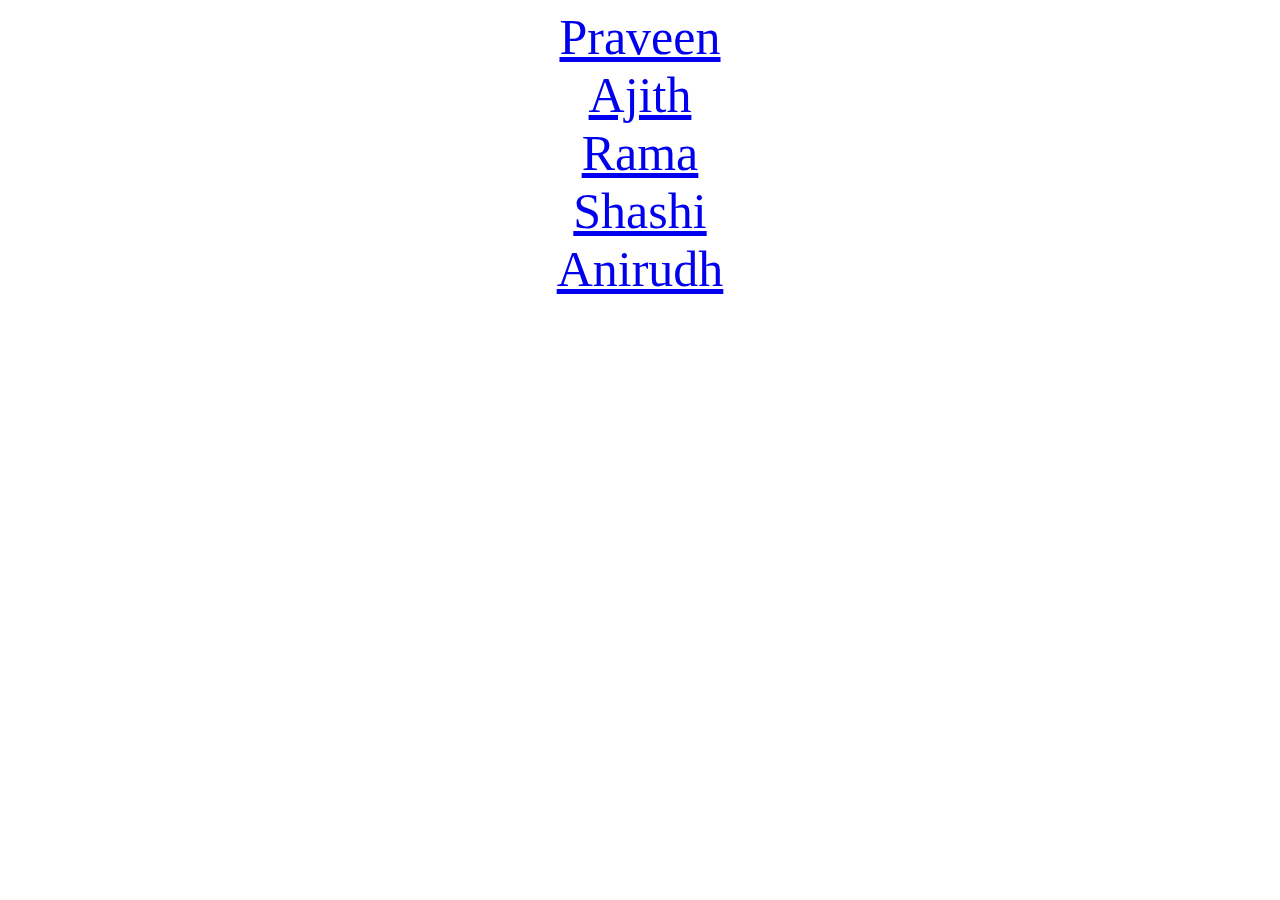
<file: client/debug.html>
<html>
    <head>
    <title>
    EV-IoT
    
    </title>
    
    </head>
    
    <body>
    
        <center><a style="font-size:50px" href="http://iot.kpraveen.in/api/Activities?filter=%7B%22order%22%3A%22time%20DESC%22%2C%20%22limit%22%3A100%2C%20%22where%22%3A%7B%22name%22%3A%22praveen%22%7D%7D" target="_blank">Praveen</a></center>
        <center><a style="font-size:50px" href="http://iot.kpraveen.in/api/Activities?filter=%7B%22order%22%3A%22time%20DESC%22%2C%20%22limit%22%3A100%2C%20%22where%22%3A%7B%22name%22%3A%22ajith%22%7D%7D" target="_blank">Ajith</a></center>
        <center><a style="font-size:50px" href="http://iot.kpraveen.in/api/Activities?filter=%7B%22order%22%3A%22time%20DESC%22%2C%20%22limit%22%3A100%2C%20%22where%22%3A%7B%22name%22%3A%22rama%22%7D%7D" target="_blank">Rama</a></center>
        <center><a style="font-size:50px" href="http://iot.kpraveen.in/api/Activities?filter=%7B%22order%22%3A%22time%20DESC%22%2C%20%22limit%22%3A100%2C%20%22where%22%3A%7B%22name%22%3A%22shashi%22%7D%7D" target="_blank">Shashi</a></center>
        <center><a style="font-size:50px" href="http://iot.kpraveen.in/api/Activities?filter=%7B%22order%22%3A%22time%20DESC%22%2C%20%22limit%22%3A100%2C%20%22where%22%3A%7B%22name%22%3A%22anirudh%22%7D%7D" target="_blank">Anirudh</a></center>
        
    </body>
    
    </html>
</file>
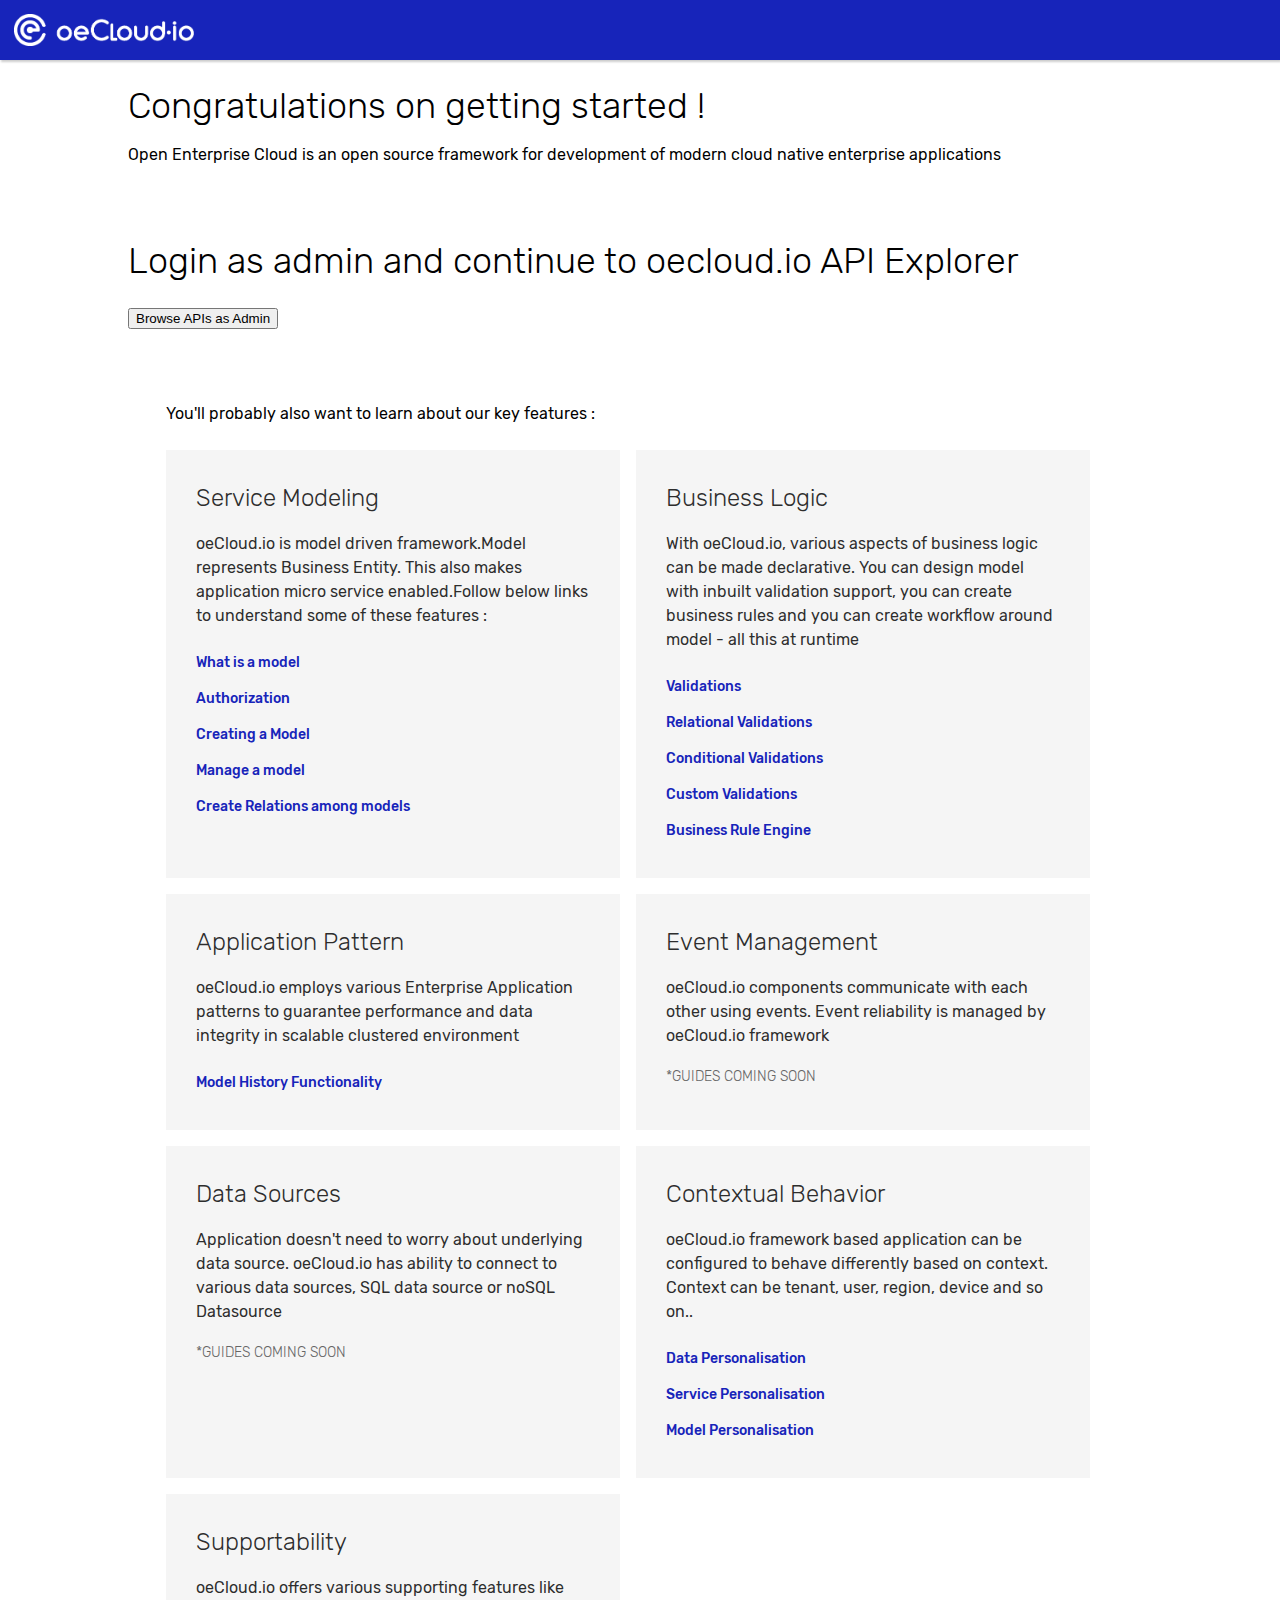
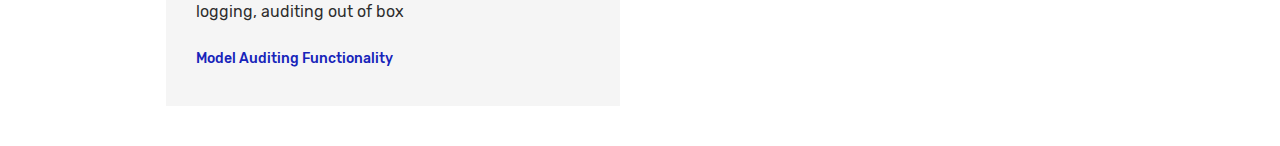
<file: client/index2.html>
<!DOCTYPE html>
<html lang="en">

<head>
    <meta charset="utf-8">
    <meta name="description" content="">
    <meta name="viewport" content="width=device-width, initial-scale=1">
    <title>oeCloud app</title>
    <script>
        function loginAndBrowse() {
            var loginFailedDivId = document.getElementById('login-failed-div');
            loginFailedDivId.style.display = "none";
            var oReq = new XMLHttpRequest();
            oReq.addEventListener("load", function (event) {
                var response = (event.target.response);
                response = JSON.parse(response);
                if (response && response.access_token) {
                    localStorage.swagger_accessToken = response.access_token;
                    window.location.href = "/explorer";
                } else {
                    loginFailedDivId.style.display = "block";
                }
            });
            oReq.open("POST", "/auth/local");
            oReq.setRequestHeader("Content-type", "application/json");
            var payload = {
                "username": "admin",
                "password": "admin"
            };
            oReq.send(JSON.stringify(payload));
        }
    </script>
    <link rel="icon" href="favicon.ico">
        <style>
            @font-face {
                font-family: 'Rubik-Regular';
                src: url('./fonts/Rubik-Regular.ttf');
            }

            @font-face {
                font-family: 'Rubik-Bold';
                src: url('./fonts/Rubik-Bold.ttf');
            }

            @font-face {
                font-family: 'Rubik-Light';
                src: url('./fonts/Rubik-Light.ttf');
            }

            @font-face {
                font-family: 'Rubik-Medium';
                src: url('./fonts/Rubik-Medium.ttf');
            }

            body {
                margin: 0;
                font-family: sans-serif;
                line-height: 1.5;
                min-height: 100vh;
                background: #fff;
                overflow: scroll;
            }

            section {
                padding: 80px 48px;
            }

            section.small {
                padding: 24px 48px;
                display: block;
            }

            section>* {
                max-width: 1024px;
                margin: 0 auto
            }

            @media (max-width: 1024px) {
                section>* {
                    max-width: 900px;
                    margin: 0 auto
                }
            }

            a {
                font-family: rubik-medium;
                font-size: 14px;
                text-decoration: none;
                color: #1724BA;
            }

            a:hover {
                text-decoration: underline;
            }

            .link {
                padding-bottom: 6px;
                padding-top: 6px;
            }

            .logo {
                height: 32px;
                padding: 14px;
            }

            .header {
                width: 100%;
                height: 60px;
                box-shadow: 1px 2px 2px rgba(0, 0, 0, 0.2);
                background: #1724BA;
                color: #fff;
                font-size: 39px;
            }

            .main-text {
                font-size: 36px;
                line-height: 1.2;
                font-family: 'Rubik-Light';
            }

            .sub-text {
                margin-bottom: 24px;
                font-size: 16px;
                line-height: 24px;
                font-family: Rubik-Regular
            }

            .container {
                padding-left: 100px;
                padding-right: 100px;
                width: 80%;
            }

            .features-heading {
                font-size: 24px!important;
                font-family: Rubik-Light;
            }

            .feature {
                padding: 30px;
                margin-right: 16px;
                margin-bottom: 16px;
                display: block;
                box-sizing: border-box;
                background: #F5F5F5;
                text-decoration: none;
                color: #2D2D2D;
                width: calc(50% - 20px);
            }

            .feature-content {
                font-size: 16px!important;
                font-family: Rubik-Regular;
            }

            .coming-soon {
                font-size: 14px!important;
                color: #666;
                font-family: Rubik-Light
            }

            .code-style {
                background-color: #eff0f1
            }
        </style>
</head>

<body>
    <div class="header">
        <img class="logo" src="./logo.png" />
    </div>
    <section class="small">
        <div class="main-text">
            <div>Congratulations on getting started !</div>
            <div class="sub-text">
                <p> Open Enterprise Cloud is an open source framework for development of modern cloud native enterprise applications</p>
            </div>
        </div>

    </section>
    <section class="small">
        <div class="main-text">
            <div>Login as admin and continue to oecloud.io API Explorer</div>
            <div class="sub-text">
                <br>
                <button onclick="loginAndBrowse()">Browse APIs as Admin</button>
            </div>
            <div id="login-failed-div" class="sub-text" style="display: none">
                <p>Seems default admin user is not created, Follow below Steps
                    <ul>
                        <li>Stop Server</li>
                        <li>set CREATE_ADMIN environment variable to true
                            <br>
                            <code class="code-style">
                                $ export CREATE_ADMIN=true
                            </code>
                        </li>
                        <li>Start Server
                            <br>
                            <code class="code-style">
                                $ node .
                            </code>
                        </li>
                    </ul>
                </p>
                
            </div>
        </div>

    </section>
    <section class="small">
        <div class="container">
            <div class="feature-content">You'll probably also want to learn about our key features : </div>
            <div class="flex layout horizontal style-scope" style="flex-direction: row;display:flex;flex-wrap:wrap;margin-top:24px;">

                <div class="feature">
                    <div class="features-heading">
                        Service Modeling
                    </div>
                    <p class="feature-content">oeCloud.io is model driven framework.Model represents Business Entity. This also makes application micro
                        service enabled.Follow below links to understand some of these features : </p>

                    <div class="link"> <a target="_blank" href="https://www.oecloud.io/guide/baseentity">What is a model</a></div>
                    <div class="link"> <a target="_blank" href="https://www.oecloud.io/guide/userlogin">Authorization</a></div>
                    <div class="link"><a target="_blank" href="https://www.oecloud.io/guide/createmodel">Creating a Model</a></div>
                    <div class="link"><a target="_blank" href="https://www.oecloud.io/guide/manageamodel">Manage a model</a></div>
                    <div class="link"><a target="_blank" href="https://www.oecloud.io/guide/modelrelations">Create Relations among models</a></div>

                </div>
                <div class="feature">
                    <div class="features-heading">
                        Business Logic
                    </div>
                    <p class="feature-content">With oeCloud.io, various aspects of business logic can be made declarative. You can design model with
                        inbuilt validation support, you can create business rules and you can create workflow around model
                        - all this at runtime</p>
                    <div>
                        <div class="link"><a target="_blank" href="https://www.oecloud.io/guide/validations">Validations</a></div>
                        <div class="link"><a target="_blank" href="https://www.oecloud.io/guide/relationalvalidation">Relational Validations</a></div>
                        <div class="link"><a target="_blank" href="https://www.oecloud.io/guide/conditionalvalidation">Conditional Validations</a></div>
                        <div class="link"><a target="_blank" href="https://www.oecloud.io/guide/customvalidation">Custom Validations</a></div>
                        <div class="link"><a target="_blank" href="https://www.oecloud.io/guide/businessruleengine">Business Rule Engine</a></div>
                    </div>
                </div>
                <div class="feature">
                    <div class="features-heading">
                        Application Pattern
                    </div>
                    <p class="feature-content">oeCloud.io employs various Enterprise Application patterns to guarantee performance and data integrity
                        in scalable clustered environment</p>
                    <div>
                        <div class="link"><a target="_blank" href="https://www.oecloud.io/guide/modelhistory">Model History Functionality</a></div>
                    </div>
                </div>
                <div class="feature">
                    <div class="features-heading">
                        Event Management
                    </div>
                    <p class="feature-content">oeCloud.io components communicate with each other using events. Event reliability is managed by oeCloud.io
                        framework
                    </p>
                    <div>
                        <span class="coming-soon">*GUIDES COMING SOON</span>
                    </div>
                </div>
                <div class="feature">
                    <div class="features-heading">
                        Data Sources
                    </div>
                    <p class="feature-content">Application doesn't need to worry about underlying data source. oeCloud.io has ability to connect to
                        various data sources, SQL data source or noSQL Datasource</p>
                    <div>
                        <span class="coming-soon">*GUIDES COMING SOON</span>
                    </div>
                </div>
                <div class="feature">
                    <div class="features-heading">
                        Contextual Behavior
                    </div>
                    <p class="feature-content">oeCloud.io framework based application can be configured to behave differently based on context. Context
                        can be tenant, user, region, device and so on.. </p>
                    <div>
                        <div class="link"><a target="_blank" href="https://www.oecloud.io/guide/datapersonalization">Data Personalisation</a></div>
                        <div class="link"><a target="_blank" href="https://www.oecloud.io/guide/servicePersonalization">Service Personalisation</a></div>
                        <div class="link"><a target="_blank" href="https://www.oecloud.io/guide/modelpersonalization">Model Personalisation</a></div>

                    </div>
                </div>
                <div class="feature">
                    <div class="features-heading">
                        Supportability
                    </div>
                    <p class="feature-content">oeCloud.io offers various supporting features like logging, auditing out of box</p>
                    <div>
                        <div class="link"><a target="_blank" href="https://www.oecloud.io/guide/auditcontrol">Model Auditing Functionality</a></div>
                    </div>
                </div>

            </div>

    </section>
</body>

</html>
</file>
